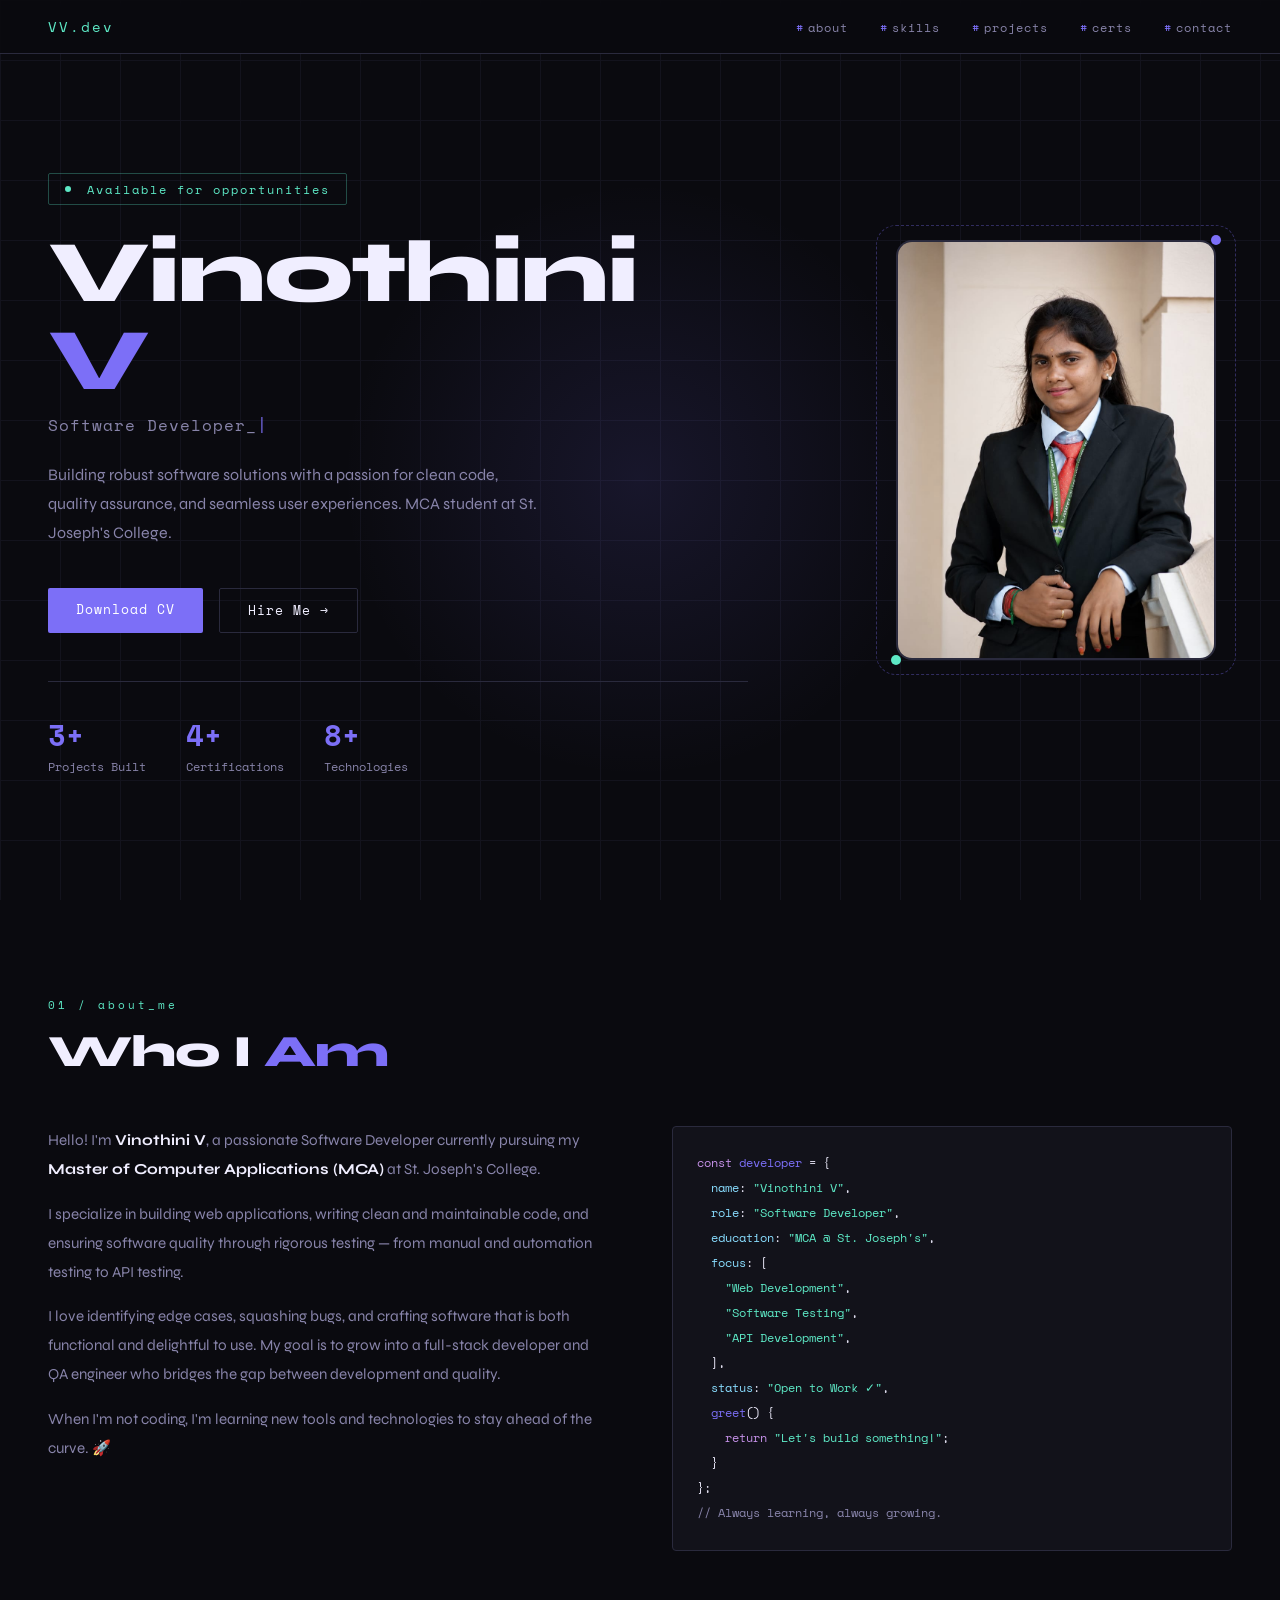
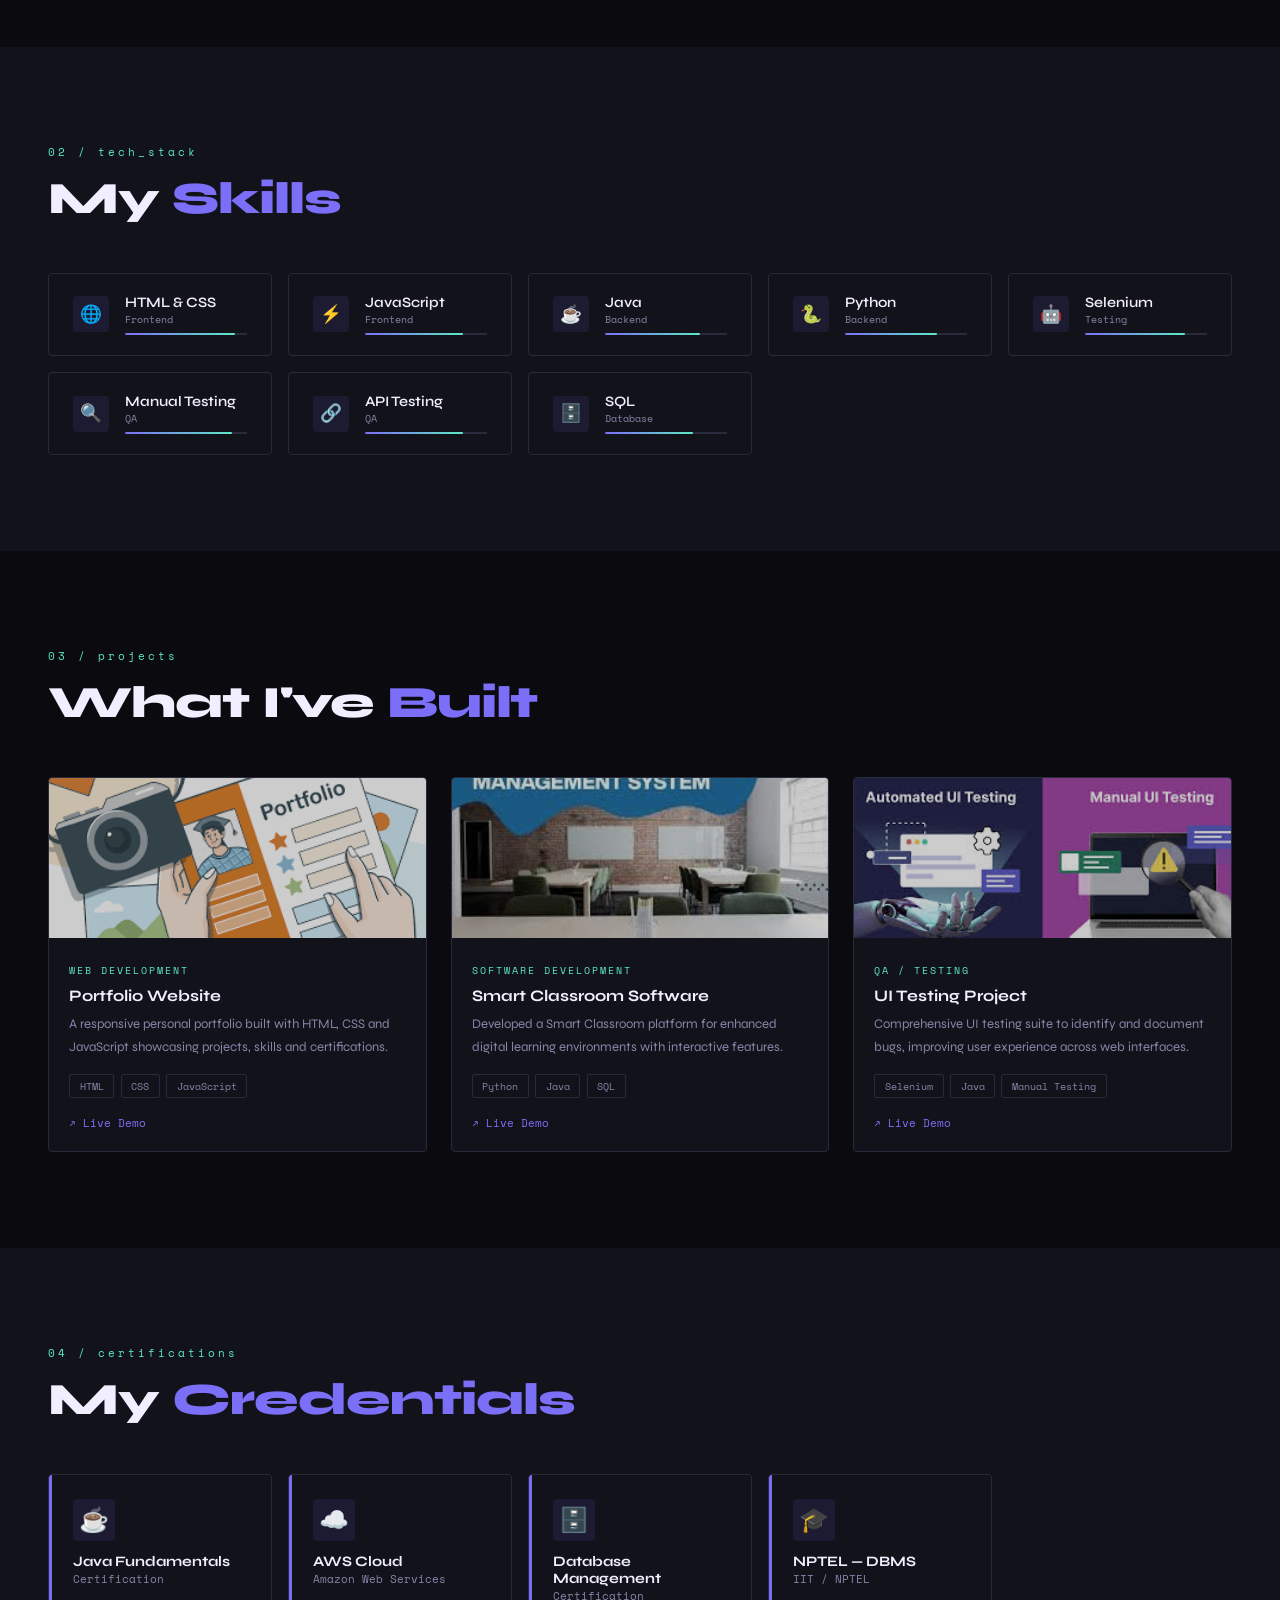
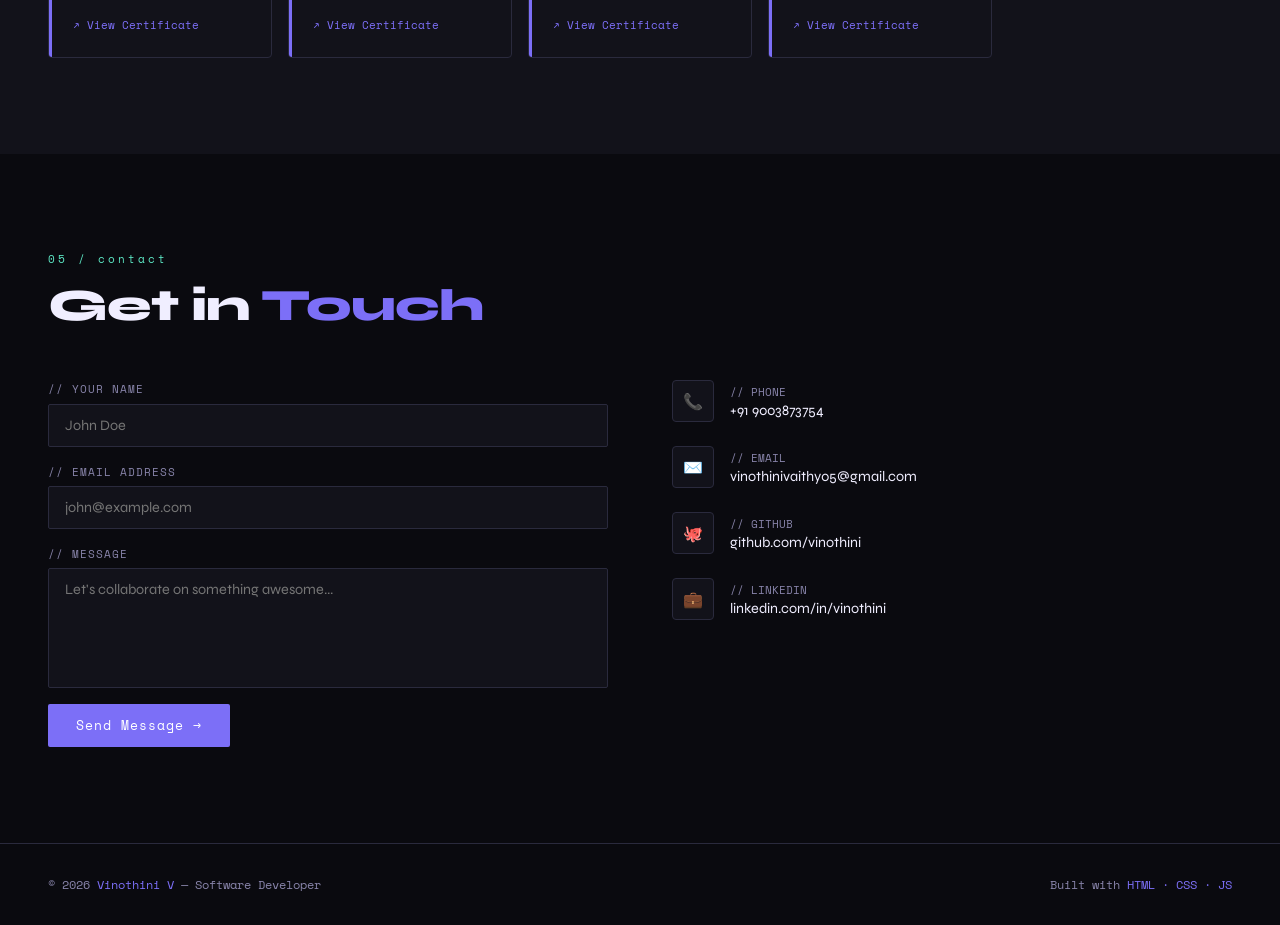
<file: index.html>
<!DOCTYPE html>
<html lang="en">
<head>
<meta charset="UTF-8" />
<meta name="viewport" content="width=device-width, initial-scale=1.0"/>
<title>Vinothini V — Software Developer</title>
<link href="https://fonts.googleapis.com/css2?family=Space+Mono:ital,wght@0,400;0,700;1,400&family=Syne:wght@400;600;700;800&display=swap" rel="stylesheet"/>
<style>
*,*::before,*::after{box-sizing:border-box;margin:0;padding:0}
:root{
  --bg:#0a0a0f;--surface:#12121a;--surface2:#1a1a26;--border:#2a2a3d;
  --accent:#7c6ff7;--accent2:#5de8c5;--accent3:#f7706f;
  --text:#f0eeff;--muted:#8884aa;
  --mono:'Space Mono',monospace;--sans:'Syne',sans-serif;
}
html{scroll-behavior:smooth}
body{background:var(--bg);color:var(--text);font-family:var(--sans);overflow-x:hidden}
::-webkit-scrollbar{width:4px}::-webkit-scrollbar-track{background:var(--bg)}::-webkit-scrollbar-thumb{background:var(--accent);border-radius:2px}
nav{position:fixed;top:0;left:0;right:0;z-index:100;display:flex;align-items:center;justify-content:space-between;padding:1rem 3rem;background:rgba(10,10,15,0.85);backdrop-filter:blur(12px);border-bottom:1px solid var(--border)}
.nav-logo{font-family:var(--mono);font-size:0.9rem;color:var(--accent2);letter-spacing:2px}
.nav-links{display:flex;gap:2rem;list-style:none}
.nav-links a{font-family:var(--mono);font-size:0.75rem;color:var(--muted);text-decoration:none;letter-spacing:1px;transition:color 0.2s}
.nav-links a:hover{color:var(--accent)}.nav-dot{color:var(--accent);margin-right:4px}
.hero{min-height:100vh;display:flex;align-items:center;padding:6rem 3rem 3rem;position:relative;overflow:hidden}
.hero-grid{position:absolute;inset:0;background-image:linear-gradient(var(--border) 1px,transparent 1px),linear-gradient(90deg,var(--border) 1px,transparent 1px);background-size:60px 60px;opacity:0.3}
.hero-glow{position:absolute;top:20%;left:50%;transform:translateX(-50%);width:600px;height:600px;background:radial-gradient(circle,rgba(124,111,247,0.12) 0%,transparent 70%);pointer-events:none}
.hero-content{position:relative;z-index:1;max-width:700px}
.hero-tag{display:inline-flex;align-items:center;gap:8px;font-family:var(--mono);font-size:0.72rem;color:var(--accent2);letter-spacing:2px;margin-bottom:1.5rem;padding:0.4rem 1rem;border:1px solid rgba(93,232,197,0.3);border-radius:2px}
.hero-tag::before{content:'';width:6px;height:6px;background:var(--accent2);border-radius:50%;animation:pulse 2s infinite}
@keyframes pulse{0%,100%{opacity:1;transform:scale(1)}50%{opacity:0.4;transform:scale(0.7)}}
h1.hero-name{font-family:var(--sans);font-size:clamp(3rem,7vw,5.5rem);font-weight:800;line-height:1;letter-spacing:-2px;margin-bottom:0.5rem}
.hero-name span{color:var(--accent)}
.hero-role{font-family:var(--mono);font-size:1rem;color:var(--muted);margin-bottom:1.5rem;letter-spacing:1px}
.typed-cursor{color:var(--accent);animation:blink 1s infinite}
@keyframes blink{0%,100%{opacity:1}50%{opacity:0}}
.hero-desc{font-size:1rem;color:var(--muted);line-height:1.8;max-width:500px;margin-bottom:2.5rem}
.hero-btns{display:flex;gap:1rem;flex-wrap:wrap}
.btn-primary{padding:0.75rem 1.75rem;background:var(--accent);color:#fff;font-family:var(--mono);font-size:0.8rem;letter-spacing:1px;border:none;border-radius:2px;cursor:pointer;text-decoration:none;transition:transform 0.2s,box-shadow 0.2s}
.btn-primary:hover{transform:translateY(-2px);box-shadow:0 8px 30px rgba(124,111,247,0.4)}
.btn-outline{padding:0.75rem 1.75rem;background:transparent;color:var(--text);font-family:var(--mono);font-size:0.8rem;letter-spacing:1px;border:1px solid var(--border);border-radius:2px;cursor:pointer;text-decoration:none;transition:border-color 0.2s,color 0.2s}
.btn-outline:hover{border-color:var(--accent);color:var(--accent)}
.hero-stats{display:flex;gap:2.5rem;margin-top:3rem;padding-top:2rem;border-top:1px solid var(--border)}
.stat-val{font-family:var(--mono);font-size:1.8rem;font-weight:700;color:var(--accent);display:block}
.stat-lbl{font-size:0.75rem;color:var(--muted);font-family:var(--mono)}
.hero-photo-wrap{position:absolute;right:5%;top:50%;transform:translateY(-50%);z-index:2}
.hero-img-ring{position:absolute;top:50%;left:50%;transform:translate(-50%,-50%);width:360px;height:450px;border-radius:20px;border:1px dashed rgba(124,111,247,0.35);animation:spin 20s linear infinite;pointer-events:none}
@keyframes spin{to{transform:translate(-50%,-50%) rotate(360deg)}}
.hero-img{width:320px;height:420px;border-radius:16px;border:2px solid var(--border);overflow:hidden;background:var(--surface);display:flex;align-items:flex-start;justify-content:center}
.hero-img img{width:100%;height:100%;object-fit:cover;object-position:center 0%;filter:grayscale(15%);display:block}
.hero-photo-wrap::before,.hero-photo-wrap::after{content:'';position:absolute;width:10px;height:10px;background:var(--accent);border-radius:50%;z-index:3}
.hero-photo-wrap::before{top:-5px;right:-5px}
.hero-photo-wrap::after{bottom:-5px;left:-5px;background:var(--accent2)}
@keyframes spin{to{transform:translateY(-50%) rotate(360deg)}}
section{padding:6rem 3rem}
.section-label{font-family:var(--mono);font-size:0.7rem;color:var(--accent2);letter-spacing:3px;margin-bottom:0.75rem}
.section-title{font-size:clamp(1.8rem,4vw,2.8rem);font-weight:800;letter-spacing:-1px;margin-bottom:3rem}
.section-title span{color:var(--accent)}
.about-grid{display:grid;grid-template-columns:1fr 1fr;gap:4rem;align-items:start}
.about-text p{color:var(--muted);line-height:1.9;font-size:0.95rem;margin-bottom:1rem}
.about-text p strong{color:var(--text)}
.about-code{background:var(--surface);border:1px solid var(--border);border-radius:4px;padding:1.5rem;font-family:var(--mono);font-size:0.78rem;line-height:2}
.code-kw{color:#c792ea}.code-str{color:var(--accent2)}.code-prop{color:#89ddff}.code-val{color:#f78c6c}.code-comment{color:var(--muted)}.code-fn{color:var(--accent)}
.skills-grid{display:grid;grid-template-columns:repeat(auto-fill,minmax(200px,1fr));gap:1rem}
.skill-card{background:var(--surface);border:1px solid var(--border);border-radius:4px;padding:1.25rem 1.5rem;display:flex;align-items:center;gap:1rem;transition:border-color 0.2s,transform 0.2s}
.skill-card:hover{border-color:var(--accent);transform:translateY(-3px)}
.skill-icon{width:36px;height:36px;border-radius:4px;display:flex;align-items:center;justify-content:center;font-size:1.1rem;flex-shrink:0}
.skill-name{font-size:0.9rem;font-weight:600}.skill-type{font-family:var(--mono);font-size:0.65rem;color:var(--muted)}
.skill-bar-wrap{margin-top:0.4rem;height:2px;background:var(--border);border-radius:1px;overflow:hidden}
.skill-bar{height:2px;background:linear-gradient(90deg,var(--accent),var(--accent2));border-radius:1px}
.projects-grid{display:grid;grid-template-columns:repeat(auto-fill,minmax(300px,1fr));gap:1.5rem}
.project-card{background:var(--surface);border:1px solid var(--border);border-radius:4px;overflow:hidden;transition:border-color 0.2s,transform 0.2s}
.project-card:hover{border-color:var(--accent);transform:translateY(-4px)}
.project-img{width:100%;height:160px;object-fit:cover;filter:grayscale(30%) brightness(0.8);transition:filter 0.3s}
.project-card:hover .project-img{filter:grayscale(0%) brightness(1)}
.project-body{padding:1.25rem}
.project-tag{font-family:var(--mono);font-size:0.65rem;color:var(--accent2);letter-spacing:2px;margin-bottom:0.5rem}
.project-title{font-size:1rem;font-weight:700;margin-bottom:0.5rem}
.project-desc{font-size:0.82rem;color:var(--muted);line-height:1.7;margin-bottom:1rem}
.project-stack{display:flex;flex-wrap:wrap;gap:0.4rem}
.stack-badge{font-family:var(--mono);font-size:0.65rem;padding:0.2rem 0.6rem;border:1px solid var(--border);color:var(--muted);border-radius:2px}
.project-links{display:flex;gap:0.75rem;margin-top:1rem}
.proj-link{font-family:var(--mono);font-size:0.7rem;color:var(--accent);text-decoration:none;display:flex;align-items:center;gap:4px;transition:color 0.2s}
.proj-link:hover{color:var(--accent2)}
.certs-grid{display:grid;grid-template-columns:repeat(auto-fill,minmax(220px,1fr));gap:1rem}
.cert-card{background:var(--surface);border:1px solid var(--border);border-radius:4px;padding:1.5rem;display:flex;flex-direction:column;gap:0.75rem;transition:border-color 0.2s,transform 0.2s;position:relative;overflow:hidden}
.cert-card::before{content:'';position:absolute;top:0;left:0;width:3px;height:100%;background:var(--accent)}
.cert-card:hover{border-color:var(--accent);transform:translateY(-3px)}
.cert-icon{font-size:1.5rem;width:42px;height:42px;display:flex;align-items:center;justify-content:center;background:rgba(124,111,247,0.1);border-radius:4px}
.cert-title{font-size:0.9rem;font-weight:700}.cert-org{font-family:var(--mono);font-size:0.7rem;color:var(--muted)}
.cert-link{font-family:var(--mono);font-size:0.7rem;color:var(--accent);text-decoration:none;display:inline-flex;align-items:center;gap:4px;margin-top:auto}
.cert-link:hover{color:var(--accent2)}
.contact-grid{display:grid;grid-template-columns:1fr 1fr;gap:4rem;align-items:start}
.contact-form{display:flex;flex-direction:column;gap:1rem}
.form-group{display:flex;flex-direction:column;gap:0.4rem}
.form-label{font-family:var(--mono);font-size:0.7rem;color:var(--muted);letter-spacing:1px}
.form-input,.form-textarea{background:var(--surface);border:1px solid var(--border);color:var(--text);font-family:var(--sans);font-size:0.9rem;padding:0.75rem 1rem;border-radius:2px;outline:none;transition:border-color 0.2s;resize:none}
.form-input:focus,.form-textarea:focus{border-color:var(--accent)}
.form-textarea{min-height:120px}
.contact-info{display:flex;flex-direction:column;gap:1.5rem}
.info-item{display:flex;align-items:center;gap:1rem}
.info-icon{width:42px;height:42px;background:var(--surface);border:1px solid var(--border);border-radius:4px;display:flex;align-items:center;justify-content:center;font-size:1rem;flex-shrink:0}
.info-label{font-family:var(--mono);font-size:0.68rem;color:var(--muted);margin-bottom:2px}
.info-val{font-size:0.9rem}.info-val a{color:var(--text);text-decoration:none;transition:color 0.2s}
.info-val a:hover{color:var(--accent)}
footer{border-top:1px solid var(--border);padding:2rem 3rem;display:flex;align-items:center;justify-content:space-between}
.footer-text{font-family:var(--mono);font-size:0.72rem;color:var(--muted)}
.footer-accent{color:var(--accent)}
@keyframes fadeUp{from{opacity:0;transform:translateY(30px)}to{opacity:1;transform:translateY(0)}}
.hero-content>*{animation:fadeUp 0.7s ease both}
.hero-content>*:nth-child(1){animation-delay:0.1s}.hero-content>*:nth-child(2){animation-delay:0.2s}
.hero-content>*:nth-child(3){animation-delay:0.3s}.hero-content>*:nth-child(4){animation-delay:0.4s}
.hero-content>*:nth-child(5){animation-delay:0.5s}.hero-content>*:nth-child(6){animation-delay:0.6s}
@media(max-width:900px){
  nav{padding:1rem 1.5rem}.nav-links{gap:1rem}
  .hero{padding:5rem 1.5rem 3rem;flex-direction:column}
  .hero-photo-wrap{display:none}
  section{padding:4rem 1.5rem}
  .about-grid,.contact-grid{grid-template-columns:1fr}
}
</style>
</head>
<body>
<nav>
  <span class="nav-logo">VV.dev</span>
  <ul class="nav-links">
    <li><a href="#about"><span class="nav-dot">#</span>about</a></li>
    <li><a href="#skills"><span class="nav-dot">#</span>skills</a></li>
    <li><a href="#projects"><span class="nav-dot">#</span>projects</a></li>
    <li><a href="#certs"><span class="nav-dot">#</span>certs</a></li>
    <li><a href="#contact"><span class="nav-dot">#</span>contact</a></li>
  </ul>
</nav>
<section class="hero" id="home">
  <div class="hero-grid"></div>
  <div class="hero-glow"></div>
  <div class="hero-content">
    <div class="hero-tag"><span></span>Available for opportunities</div>
    <h1 class="hero-name">Vinothini <span>V</span></h1>
    <p class="hero-role" id="typed-text">Software Developer<span class="typed-cursor">_</span></p>
    <p class="hero-desc">Building robust software solutions with a passion for clean code, quality assurance, and seamless user experiences. MCA student at St. Joseph's College.</p>
    <div class="hero-btns">
      <a href="https://vinothinivaithy0510.github.io/portfolio/photo resume_updatedfinal.pdf" class="btn-primary" target="_blank">Download CV</a>
      <a href="#contact" class="btn-outline">Hire Me →</a>
    </div>
    <div class="hero-stats">
      <div><span class="stat-val">3+</span><span class="stat-lbl">Projects Built</span></div>
      <div><span class="stat-val">4+</span><span class="stat-lbl">Certifications</span></div>
      <div><span class="stat-val">8+</span><span class="stat-lbl">Technologies</span></div>
    </div>
  </div>
  <div class="hero-photo-wrap">
    <div class="hero-img-ring"></div>
    <div class="hero-img">
      <img src="https://vinothinivaithy0510.github.io/portfolio/portimage.jpeg" alt="Vinothini V" onerror="this.parentElement.innerHTML='<div style=\'width:100%;height:100%;display:flex;align-items:center;justify-content:center;font-family:monospace;font-size:4rem;color:#7c6ff7\'>VV</div>'"/>
    </div>
  </div>
</section>
<section id="about">
  <p class="section-label">01 / about_me</p>
  <h2 class="section-title">Who I <span>Am</span></h2>
  <div class="about-grid">
    <div class="about-text">
      <p>Hello! I'm <strong>Vinothini V</strong>, a passionate Software Developer currently pursuing my <strong>Master of Computer Applications (MCA)</strong> at St. Joseph's College.</p>
      <p>I specialize in building web applications, writing clean and maintainable code, and ensuring software quality through rigorous testing — from manual and automation testing to API testing.</p>
      <p>I love identifying edge cases, squashing bugs, and crafting software that is both functional and delightful to use. My goal is to grow into a full-stack developer and QA engineer who bridges the gap between development and quality.</p>
      <p>When I'm not coding, I'm learning new tools and technologies to stay ahead of the curve. 🚀</p>
    </div>
    <div>
      <div class="about-code">
        <div><span class="code-kw">const</span> <span class="code-fn">developer</span> = {</div>
        <div>&nbsp;&nbsp;<span class="code-prop">name</span>: <span class="code-str">"Vinothini V"</span>,</div>
        <div>&nbsp;&nbsp;<span class="code-prop">role</span>: <span class="code-str">"Software Developer"</span>,</div>
        <div>&nbsp;&nbsp;<span class="code-prop">education</span>: <span class="code-str">"MCA @ St. Joseph's"</span>,</div>
        <div>&nbsp;&nbsp;<span class="code-prop">focus</span>: [</div>
        <div>&nbsp;&nbsp;&nbsp;&nbsp;<span class="code-str">"Web Development"</span>,</div>
        <div>&nbsp;&nbsp;&nbsp;&nbsp;<span class="code-str">"Software Testing"</span>,</div>
        <div>&nbsp;&nbsp;&nbsp;&nbsp;<span class="code-str">"API Development"</span>,</div>
        <div>&nbsp;&nbsp;],</div>
        <div>&nbsp;&nbsp;<span class="code-prop">status</span>: <span class="code-str">"Open to Work ✓"</span>,</div>
        <div>&nbsp;&nbsp;<span class="code-fn">greet</span>() {</div>
        <div>&nbsp;&nbsp;&nbsp;&nbsp;<span class="code-kw">return</span> <span class="code-str">"Let's build something!"</span>;</div>
        <div>&nbsp;&nbsp;}</div>
        <div>};</div>
        <div><span class="code-comment">// Always learning, always growing.</span></div>
      </div>
    </div>
  </div>
</section>
<section id="skills" style="background:var(--surface)">
  <p class="section-label">02 / tech_stack</p>
  <h2 class="section-title">My <span>Skills</span></h2>
  <div class="skills-grid" id="skills-grid"></div>
</section>
<section id="projects">
  <p class="section-label">03 / projects</p>
  <h2 class="section-title">What I've <span>Built</span></h2>
  <div class="projects-grid" id="projects-grid"></div>
</section>
<section id="certs" style="background:var(--surface)">
  <p class="section-label">04 / certifications</p>
  <h2 class="section-title">My <span>Credentials</span></h2>
  <div class="certs-grid" id="certs-grid"></div>
</section>
<section id="contact">
  <p class="section-label">05 / contact</p>
  <h2 class="section-title">Get in <span>Touch</span></h2>
  <div class="contact-grid">
    <div class="contact-form">
      <div class="form-group">
        <label class="form-label">// YOUR NAME</label>
        <input class="form-input" type="text" placeholder="John Doe" id="c-name"/>
      </div>
      <div class="form-group">
        <label class="form-label">// EMAIL ADDRESS</label>
        <input class="form-input" type="email" placeholder="john@example.com" id="c-email"/>
      </div>
      <div class="form-group">
        <label class="form-label">// MESSAGE</label>
        <textarea class="form-textarea" placeholder="Let's collaborate on something awesome..." id="c-msg"></textarea>
      </div>
      <button class="btn-primary" onclick="sendMsg()" style="align-self:flex-start">Send Message →</button>
      <div id="form-status" style="font-family:var(--mono);font-size:0.75rem;color:var(--accent2);display:none">✓ Message sent! I'll get back to you soon.</div>
    </div>
    <div class="contact-info" id="contact-info"></div>
  </div>
</section>
<footer>
  <span class="footer-text">© 2026 <span class="footer-accent">Vinothini V</span> — Software Developer</span>
  <span class="footer-text">Built with <span class="footer-accent">HTML · CSS · JS</span></span>
</footer>
<script>
const roles=["Software Developer_","Web Developer_","QA Engineer_","Problem Solver_"];
let ri=0,ci=0,deleting=false;
function typeEffect(){
  const el=document.getElementById('typed-text');if(!el)return;
  const cur=roles[ri];
  if(!deleting){el.innerHTML=cur.slice(0,ci+1)+'<span class="typed-cursor">|</span>';ci++;if(ci===cur.length){deleting=true;setTimeout(typeEffect,1500);return;}}
  else{el.innerHTML=cur.slice(0,ci-1)+'<span class="typed-cursor">|</span>';ci--;if(ci===0){deleting=false;ri=(ri+1)%roles.length;}}
  setTimeout(typeEffect,deleting?60:90);
}typeEffect();
const skills=[
  {name:'HTML & CSS',type:'Frontend',icon:'🌐',pct:90},{name:'JavaScript',type:'Frontend',icon:'⚡',pct:80},
  {name:'Java',type:'Backend',icon:'☕',pct:78},{name:'Python',type:'Backend',icon:'🐍',pct:75},
  {name:'Selenium',type:'Testing',icon:'🤖',pct:82},{name:'Manual Testing',type:'QA',icon:'🔍',pct:88},
  {name:'API Testing',type:'QA',icon:'🔗',pct:80},{name:'SQL',type:'Database',icon:'🗄️',pct:72},
];
const sg=document.getElementById('skills-grid');
skills.forEach(s=>{sg.innerHTML+=`<div class="skill-card"><div class="skill-icon" style="background:rgba(124,111,247,0.1)">${s.icon}</div><div style="flex:1"><div class="skill-name">${s.name}</div><div class="skill-type">${s.type}</div><div class="skill-bar-wrap"><div class="skill-bar" style="width:${s.pct}%"></div></div></div></div>`;});
const projects=[
  {title:'Portfolio Website',tag:'WEB DEVELOPMENT',desc:'A responsive personal portfolio built with HTML, CSS and JavaScript showcasing projects, skills and certifications.',img:'https://vinothinivaithy0510.github.io/portfolio/portfolio.png',stack:['HTML','CSS','JavaScript'],live:'https://vinothinivaithy0510.github.io/portfolio/'},
  {title:'Smart Classroom Software',tag:'SOFTWARE DEVELOPMENT',desc:'Developed a Smart Classroom platform for enhanced digital learning environments with interactive features.',img:'https://vinothinivaithy0510.github.io/portfolio/classroom.jpg',stack:['Python','Java','SQL'],live:'#'},
  {title:'UI Testing Project',tag:'QA / TESTING',desc:'Comprehensive UI testing suite to identify and document bugs, improving user experience across web interfaces.',img:'https://vinothinivaithy0510.github.io/portfolio/uitesting.jpg',stack:['Selenium','Java','Manual Testing'],live:'#'},
];
const pg=document.getElementById('projects-grid');
projects.forEach(p=>{pg.innerHTML+=`<div class="project-card"><img class="project-img" src="${p.img}" alt="${p.title}" onerror="this.style.display='none'"/><div class="project-body"><div class="project-tag">${p.tag}</div><div class="project-title">${p.title}</div><div class="project-desc">${p.desc}</div><div class="project-stack">${p.stack.map(s=>`<span class="stack-badge">${s}</span>`).join('')}</div><div class="project-links"><a href="${p.live}" target="_blank" class="proj-link">↗ Live Demo</a></div></div></div>`;});
const certs=[
  {title:'Java Fundamentals',org:'Certification',icon:'☕',href:'https://vinothinivaithy0510.github.io/portfolio/certificate_vinothini_vaithyanathan (5).pdf'},
  {title:'AWS Cloud',org:'Amazon Web Services',icon:'☁️',href:'https://vinothinivaithy0510.github.io/portfolio/certificate_vinothini_vaithyanathan (4).pdf'},
  {title:'Database Management',org:'Certification',icon:'🗄️',href:'https://vinothinivaithy0510.github.io/portfolio/certificate_vinothini_vaithyanathan (3).pdf'},
  {title:'NPTEL — DBMS',org:'IIT / NPTEL',icon:'🎓',href:'https://vinothinivaithy0510.github.io/portfolio/25PCA133_DBMS.pdf'},
];
const cg=document.getElementById('certs-grid');
certs.forEach(c=>{cg.innerHTML+=`<div class="cert-card"><div class="cert-icon">${c.icon}</div><div><div class="cert-title">${c.title}</div><div class="cert-org">${c.org}</div></div><a href="${c.href}" target="_blank" class="cert-link">↗ View Certificate</a></div>`;});
const ci2=document.getElementById('contact-info');
const infos=[
  {icon:'📞',label:'PHONE',val:'<a href="tel:+919003873754">+91 9003873754</a>'},
  {icon:'✉️',label:'EMAIL',val:'<a href="mailto:vinothinivaithy05@gmail.com">vinothinivaithy05@gmail.com</a>'},
  {icon:'🐙',label:'GITHUB',val:'<a href="https://github.com/vinothinivaithy0510" target="_blank">github.com/vinothini</a>'},
  {icon:'💼',label:'LINKEDIN',val:'<a href="https://www.linkedin.com/in/vinothini-vaithyanathan-455990320" target="_blank">linkedin.com/in/vinothini</a>'},
];
infos.forEach(i=>{ci2.innerHTML+=`<div class="info-item"><div class="info-icon">${i.icon}</div><div><div class="info-label">// ${i.label}</div><div class="info-val">${i.val}</div></div></div>`;});
function sendMsg(){
  const n=document.getElementById('c-name').value,e=document.getElementById('c-email').value,m=document.getElementById('c-msg').value;
  if(!n||!e||!m){alert('Please fill in all fields.');return;}
  document.getElementById('form-status').style.display='block';
  document.getElementById('c-name').value='';document.getElementById('c-email').value='';document.getElementById('c-msg').value='';
}
const obs=new IntersectionObserver(entries=>{entries.forEach(e=>{if(e.isIntersecting){e.target.style.animation='fadeUp 0.6s ease both';e.target.style.opacity='1';}});},{threshold:0.1});
document.querySelectorAll('.skill-card,.project-card,.cert-card').forEach(el=>{el.style.opacity='0';obs.observe(el);});
</script>
</body>
</html>
</file>
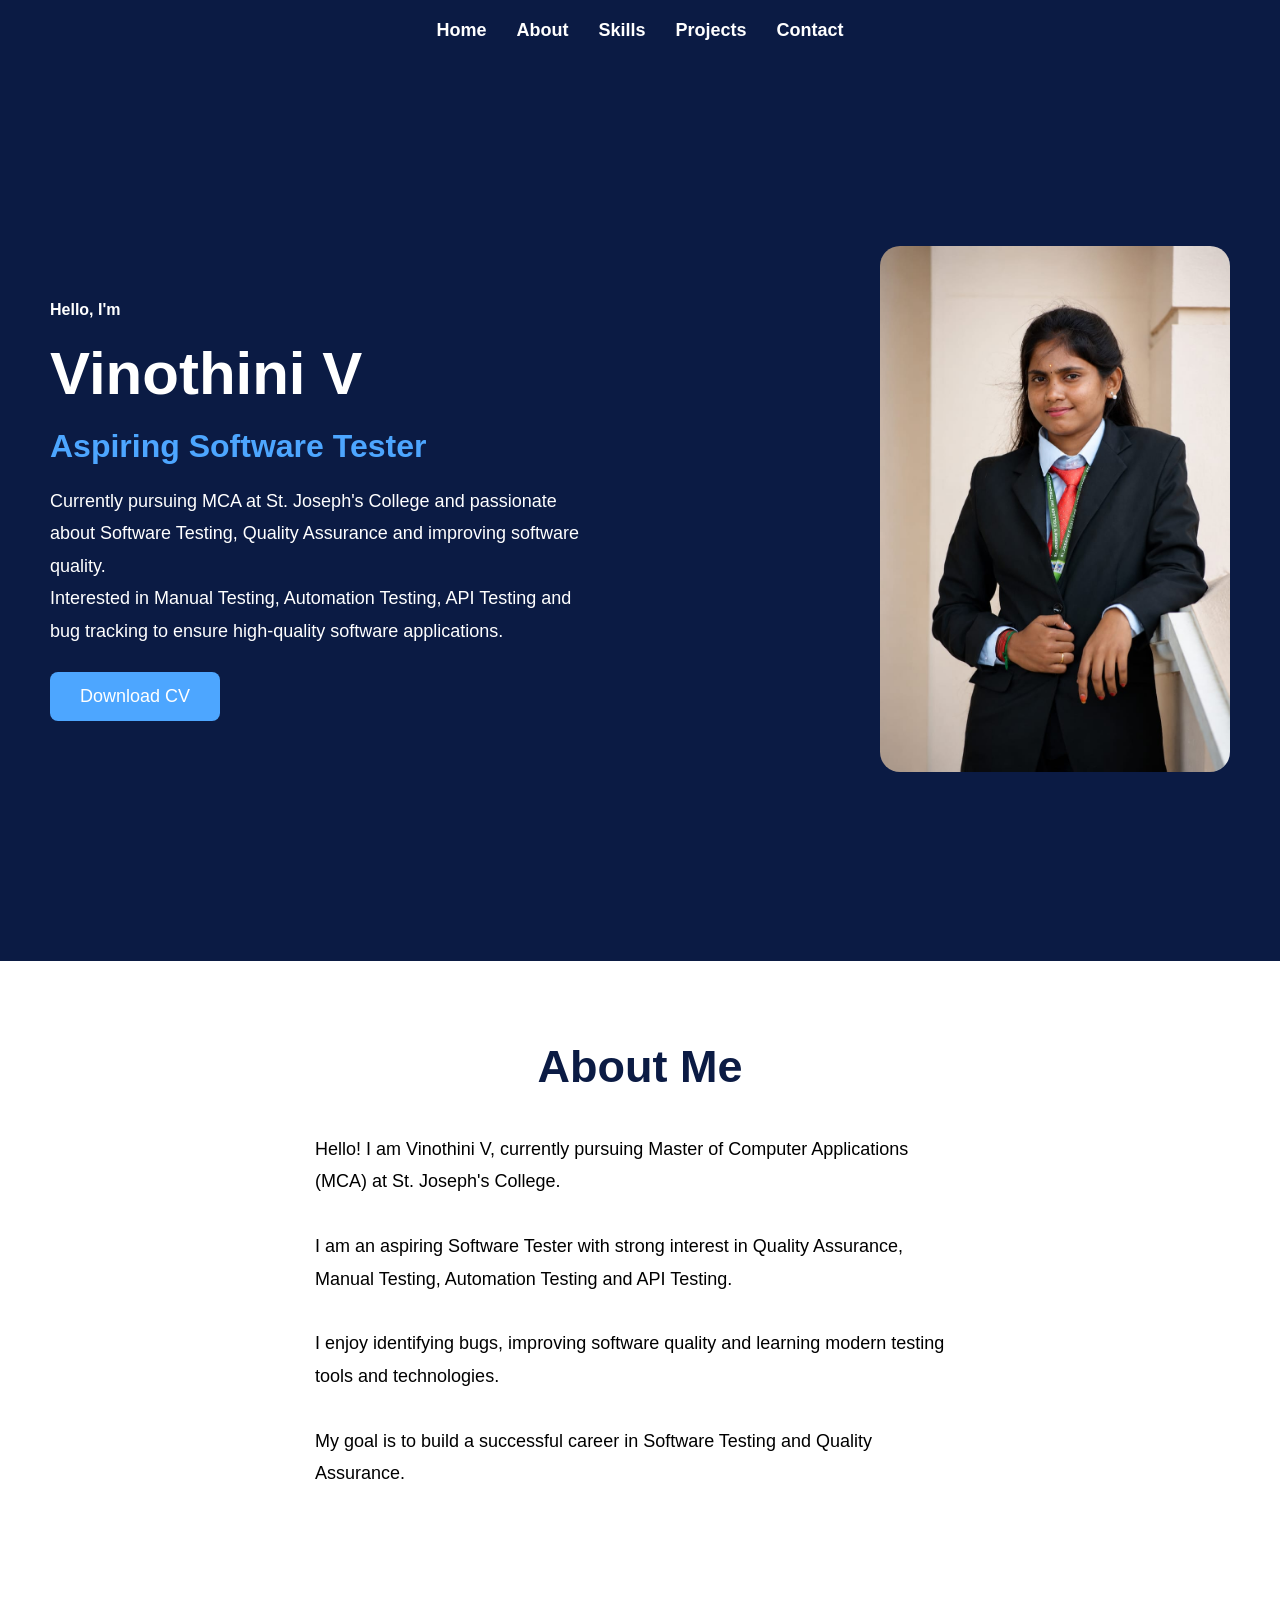
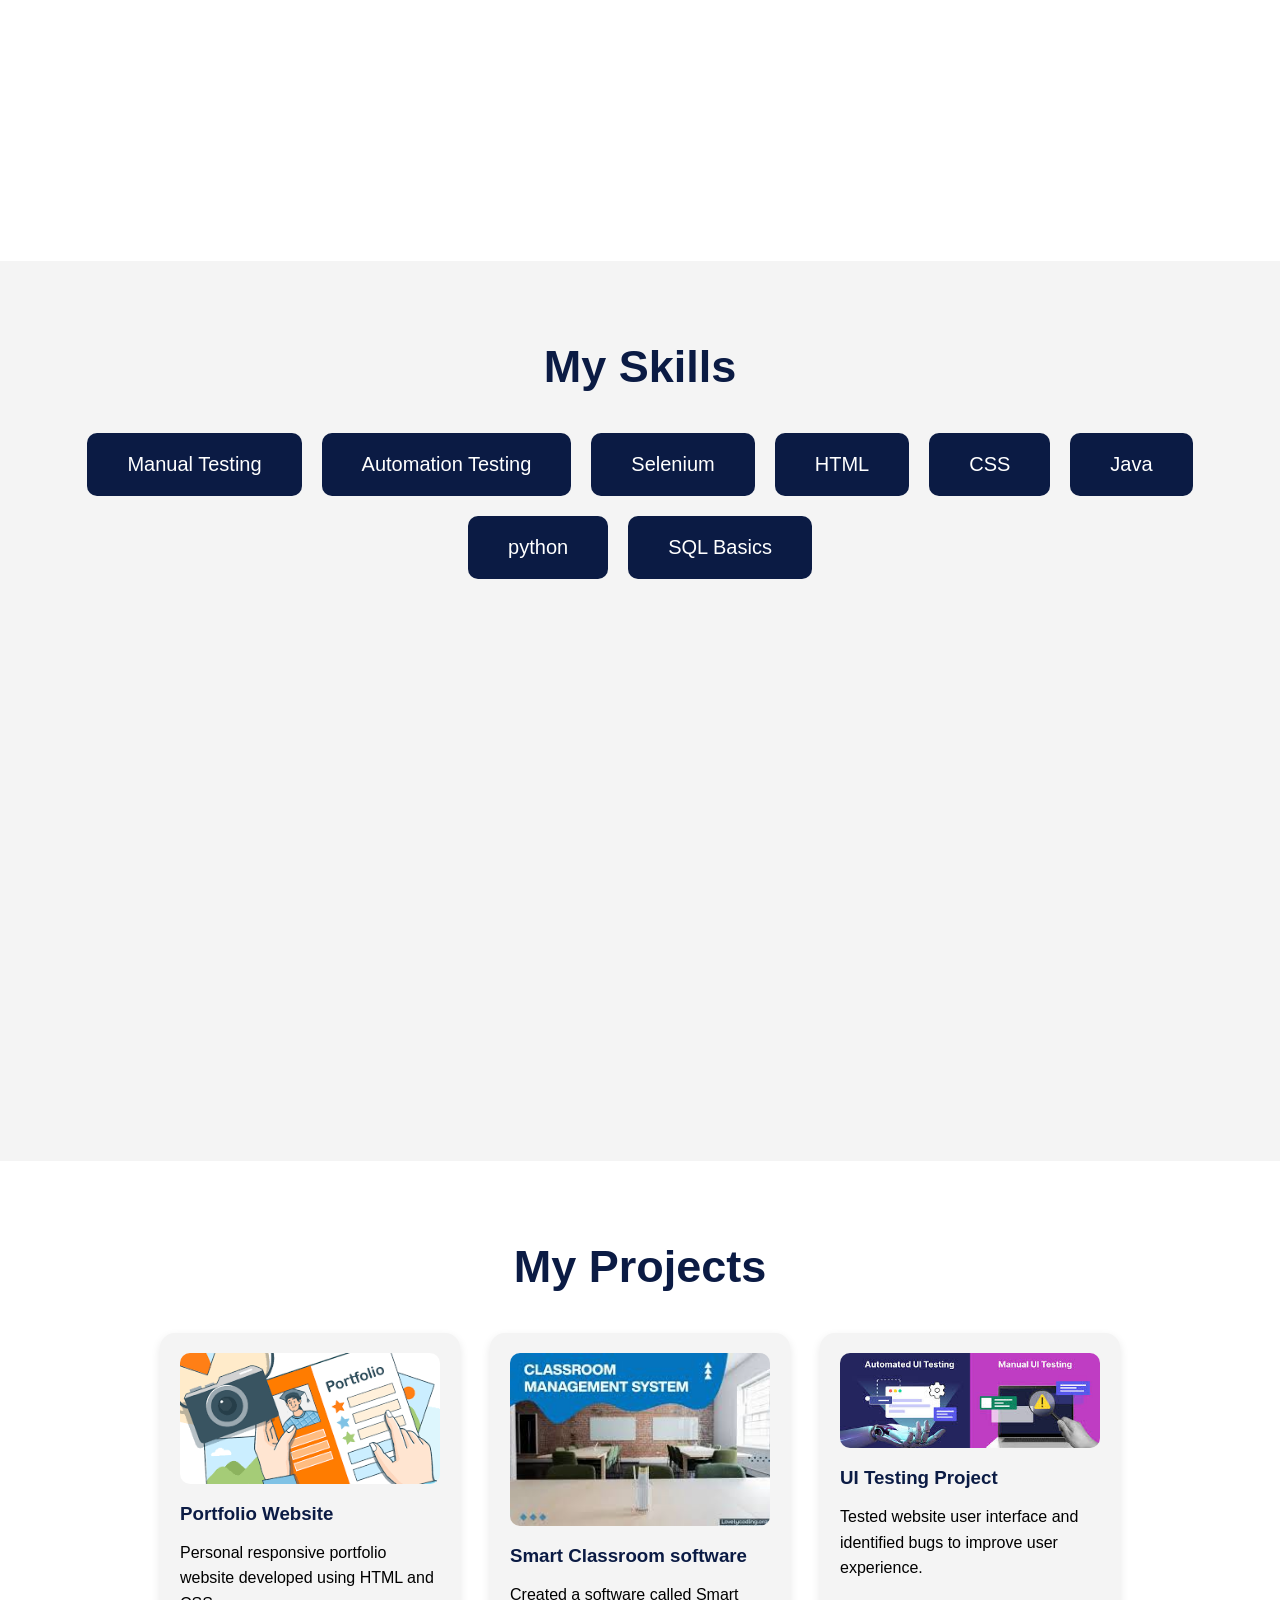
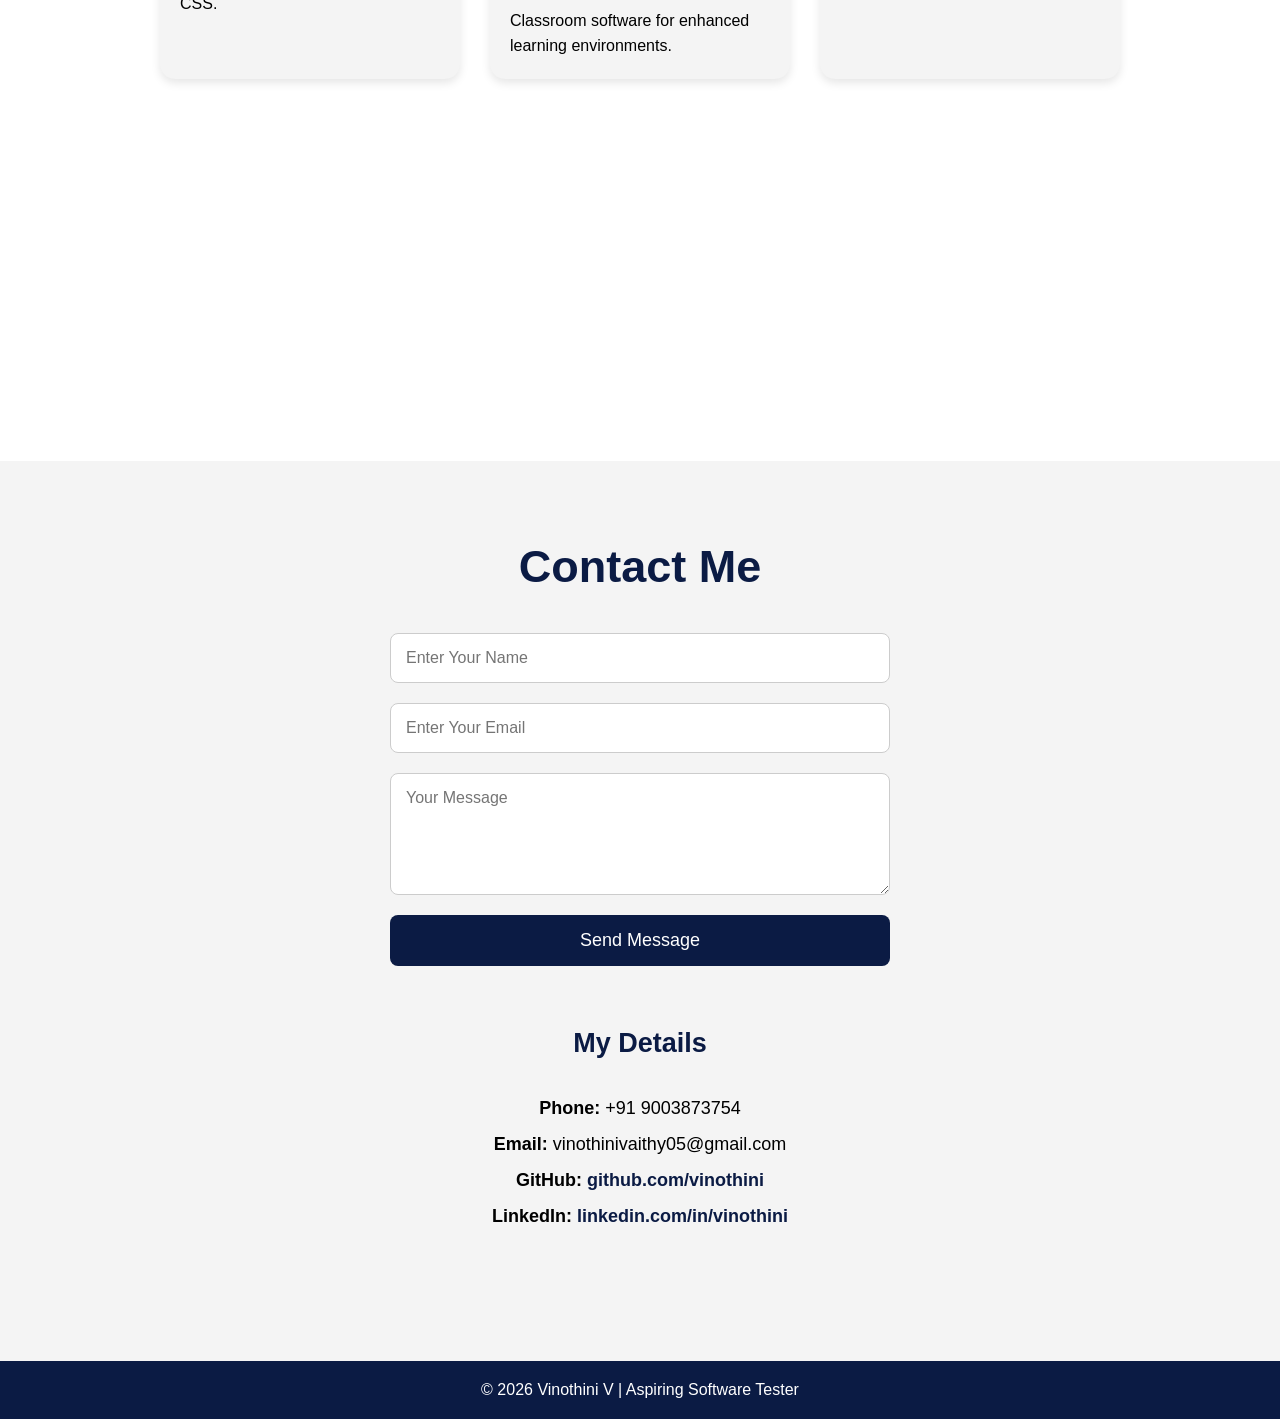
<file: port3.html>
<!DOCTYPE html>
<html lang="en">

<head>

    <meta charset="UTF-8">
    <meta name="viewport" content="width=device-width, initial-scale=1.0">

    <title>Vinothini Portfolio</title>

    <style>

        *{
            margin:0;
            padding:0;
            box-sizing:border-box;
            font-family:Arial, sans-serif;
            scroll-behavior:smooth;
        }

        body{
            background:#f4f4f4;
        }

        /* NAVBAR */

        header{
            background:#0b1b44;
            padding:20px 50px;
            position:sticky;
            top:0;
            z-index:100;
        }

        nav{
            display:flex;
            justify-content:center;
            gap:30px;
        }

        nav a{
            color:white;
            text-decoration:none;
            font-size:18px;
            font-weight:bold;
        }

        nav a:hover{
            color:#4da6ff;
        }

        /* COMMON SECTION */

        section{
            min-height:100vh;
            padding:80px 50px;
        }

        h1{
            text-align:center;
            margin-bottom:40px;
            color:#0b1b44;
            font-size:45px;
        }

        /* HOME SECTION */

        #home{
            background:#0b1b44;
            color:white;
            display:flex;
            justify-content:space-between;
            align-items:center;
            flex-wrap:wrap;
        }

        .home-text{
            max-width:550px;
        }

        .home-text h2{
            font-size:60px;
            margin:20px 0;
        }

        .home-text h3{
            font-size:32px;
            color:#4da6ff;
            margin-bottom:20px;
        }

        .home-text p{
            font-size:18px;
            line-height:1.8;
        }

        .btn{
            display:inline-block;
            margin-top:25px;
            padding:14px 30px;
            background:#4da6ff;
            color:white;
            text-decoration:none;
            border-radius:8px;
            font-size:18px;
        }

        .btn:hover{
            background:white;
            color:#0b1b44;
        }

        .home-image img{
            width:350px;
            border-radius:20px;
        }

        /* ABOUT SECTION */

        #about{
            background:white;
        }

        .about-container{
            display:flex;
            justify-content:center;
            align-items:center;
            gap:40px;
            flex-wrap:wrap;
        }

        .about-container img{
            width:280px;
            border-radius:20px;
        }

        .about-text{
            max-width:650px;
            line-height:1.8;
            font-size:18px;
        }

        /* SKILLS SECTION */

        #skills{
            background:#f4f4f4;
        }

        .skills-container{
            display:flex;
            justify-content:center;
            gap:20px;
            flex-wrap:wrap;
        }

        .skill{
            background:#0b1b44;
            color:white;
            padding:20px 40px;
            border-radius:10px;
            font-size:20px;
            transition:0.3s;
        }

        .skill:hover{
            transform:scale(1.05);
        }

        /* PROJECTS SECTION */

        #projects{
            background:white;
        }

        .project-container{
            display:flex;
            justify-content:center;
            gap:30px;
            flex-wrap:wrap;
        }

        .project-card{
            width:300px;
            background:#f4f4f4;
            padding:20px;
            border-radius:15px;
            box-shadow:0 4px 10px rgba(0,0,0,0.1);
        }

        .project-card img{
            width:100%;
            border-radius:10px;
        }

        .project-card h3{
            margin:15px 0;
            color:#0b1b44;
        }

        .project-card p{
            line-height:1.6;
        }

        /* CONTACT SECTION */

        #contact{
            background:#f4f4f4;
        }

        form{
            max-width:500px;
            margin:auto;
            display:flex;
            flex-direction:column;
            gap:20px;
        }

        input, textarea{
            padding:15px;
            border:1px solid #ccc;
            border-radius:8px;
            font-size:16px;
        }

        button{
            padding:15px;
            background:#0b1b44;
            color:white;
            border:none;
            border-radius:8px;
            font-size:18px;
            cursor:pointer;
        }

        button:hover{
            background:#4da6ff;
        }

        /* CONTACT DETAILS */

        .contact-details{
            margin-top:50px;
            text-align:center;
            line-height:2;
            font-size:18px;
        }

        .contact-details h2{
            margin-bottom:20px;
            color:#0b1b44;
        }

        .contact-details a{
            text-decoration:none;
            color:#0b1b44;
            font-weight:bold;
        }

        /* FOOTER */

        footer{
            background:#0b1b44;
            color:white;
            text-align:center;
            padding:20px;
        }

    </style>

</head>

<body>

    <!-- NAVBAR -->

    <header>

        <nav>

            <a href="#home">Home</a>
            <a href="#about">About</a>
            <a href="#skills">Skills</a>
            <a href="#projects">Projects</a>
            <a href="#contact">Contact</a>

        </nav>

    </header>

    <!-- HOME SECTION -->

    <section id="home">

        <div class="home-text">

            <h4>Hello, I'm</h4>

            <h2>Vinothini V</h2>

            <h3>Aspiring Software Tester</h3>

            <p>
                Currently pursuing MCA at St. Joseph's College
                and passionate about Software Testing,
                Quality Assurance and improving software quality.
            </p>

            <p>
                Interested in Manual Testing, Automation Testing,
                API Testing and bug tracking to ensure
                high-quality software applications.
            </p>

            <a href="#" class="btn">Download CV</a>

        </div>

        <div class="home-image">

            <img src="portimage.jpeg" alt="profile image">

        </div>

    </section>

    <!-- ABOUT SECTION -->

    <section id="about">

        <h1>About Me</h1>

        <div class="about-container">

            

            <div class="about-text">

                <p>
                    Hello! I am Vinothini V, currently pursuing
                    Master of Computer Applications (MCA)
                    at St. Joseph's College.
                </p>

                <br>

                <p>
                    I am an aspiring Software Tester with strong
                    interest in Quality Assurance, Manual Testing,
                    Automation Testing and API Testing.
                </p>

                <br>

                <p>
                    I enjoy identifying bugs, improving software quality
                    and learning modern testing tools and technologies.
                </p>

                <br>

                <p>
                    My goal is to build a successful career
                    in Software Testing and Quality Assurance.
                </p>

            </div>

        </div>

    </section>

    <!-- SKILLS SECTION -->

    <section id="skills">

        <h1>My Skills</h1>

        <div class="skills-container">

            <div class="skill">Manual Testing</div>
            <div class="skill">Automation Testing</div>
            <div class="skill">Selenium</div>
            <div class="skill">HTML</div>
            <div class="skill">CSS</div>
            <div class="skill">Java</div>
            <div class="skill">python</div>
            <div class="skill">SQL Basics</div>

        </div>

    </section>

    <!-- PROJECTS SECTION -->

    <section id="projects">

        <h1>My Projects</h1>

        <div class="project-container">

            <div class="project-card">

                <img src="portfolio.png" alt="project">

                <h3>Portfolio Website</h3>

                <p>
                    Personal responsive portfolio website
                    developed using HTML and CSS.
                </p>

            </div>

            <div class="project-card">

                <img src="classroom.jpg" alt="project">

                <h3>Smart Classroom software </h3>

                <p>
                    Created a software called Smart Classroom software for enhanced learning environments.
                </p>

            </div>

            <div class="project-card">

                <img src="uitesting.jpg" alt="project">

                <h3>UI Testing Project</h3>

                <p>
                    Tested website user interface and identified
                    bugs to improve user experience.
                </p>

            </div>

        </div>

    </section>

    <!-- CONTACT SECTION -->

    <section id="contact">

        <h1>Contact Me</h1>

        <form>

            <input type="text" placeholder="Enter Your Name">

            <input type="email" placeholder="Enter Your Email">

            <textarea rows="5" placeholder="Your Message"></textarea>

            <button type="submit">Send Message</button>

        </form>

        <!-- CONTACT DETAILS -->

        <div class="contact-details">

            <h2>My Details</h2>

            <p><strong>Phone:</strong> +91 9003873754</p>

            <p>
                <strong>Email:</strong>
                vinothinivaithy05@gmail.com
            </p>

            <p>
                <strong>GitHub:</strong>
                <a href="https://github.com/settings/profile#:~:text=User%20navigation-,vinothinivaithy0510,-Set%20status" target="_blank">
                    github.com/vinothini
                </a>
            </p>

            <p>
                <strong>LinkedIn:</strong>
                <a href="https://www.linkedin.com/in/vinothini-vaithyanathan-455990320" target="_blank">
                    linkedin.com/in/vinothini
                </a>
            </p>

        </div>

    </section>

    <!-- FOOTER -->

    <footer>

        <p>© 2026 Vinothini V | Aspiring Software Tester</p>

    </footer>

</body>

</html>
</file>
